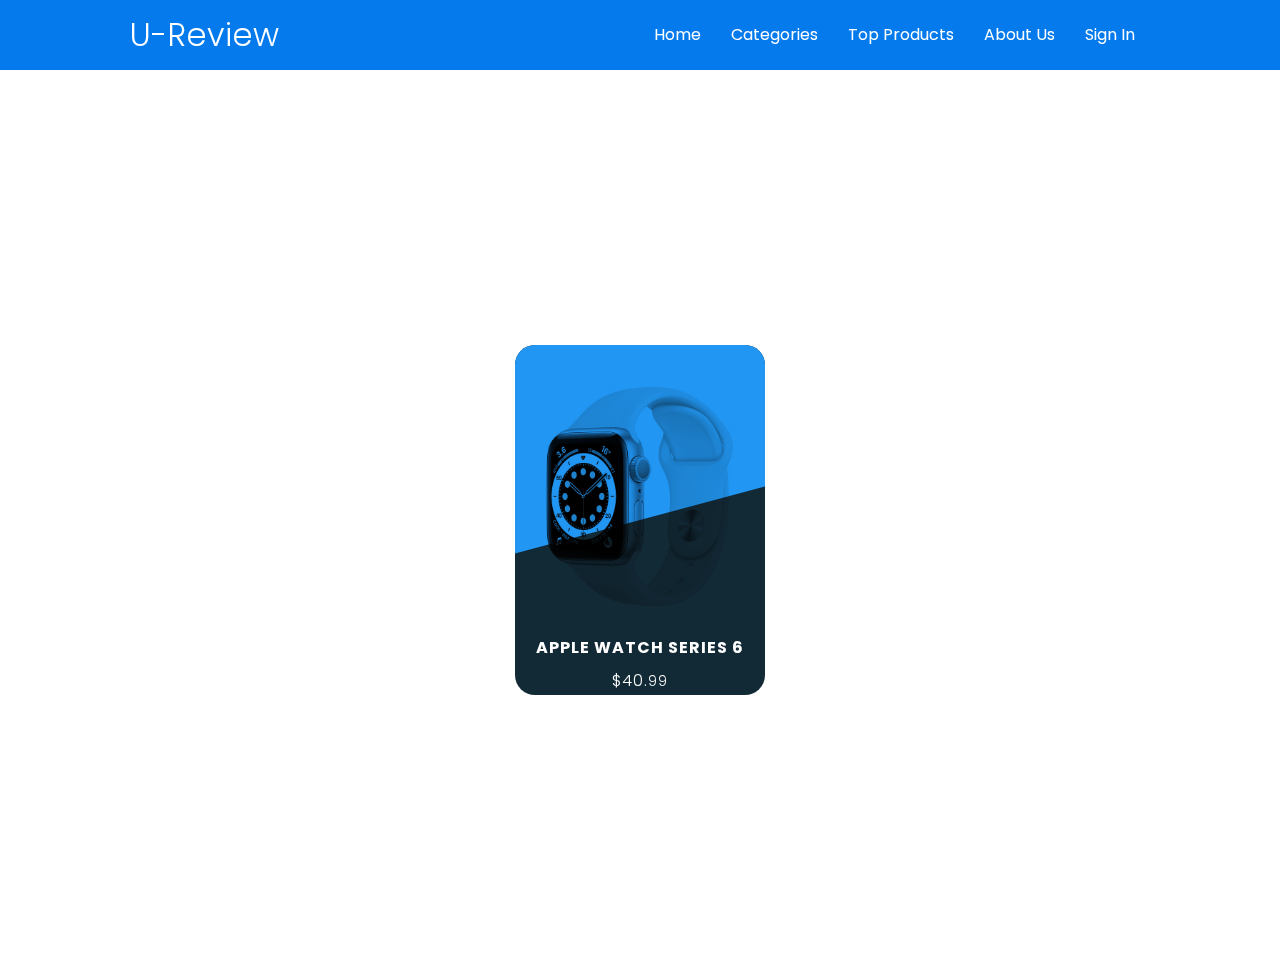
<file: index.html>
<!DOCTYPE html>
<html lang="en">
<head>
	<meta charset="utf-8">
	<meta name="viewport" content="width=device-width,initial-scale=1.0">
	<link rel="stylesheet" href="https://cdnjs.cloudflare.com/ajax/libs/font-awesome/5.15.1/css/all.min.css" integrity="sha512-+4zCK9k+qNFUR5X+cKL9EIR+ZOhtIloNl9GIKS57V1MyNsYpYcUrUeQc9vNfzsWfV28IaLL3i96P9sdNyeRssA==" crossorigin="anonymous" />
	<link rel="stylesheet" type="text/css" href="review.css">
	<title>U-Review | A place to find the best!</title>
</head>
<body>
	<!-- Navbar-->
	<div class="navbar">
		<div class="container flex">
			<h1 class="logo">U-Review</h1>
			<nav>
				<ul>
					<li><a href="index.html">Home</a></li>
					<li><a href="category.html">Categories</a></li>
					<li><a href="products.html">Top Products</a></li>
					<li><a href="about.html">About Us</a></li>
					<li><a href="signup/sign.html">Sign In</a></li>
					<!-- <li><a href="login.html">Login</a></li> -->

				</ul>
			</nav>
		</div>
	</div>
	<div class="container product">
		<div class="card">
			<div class="imgBx">
				<img src="images/iphone_watch.jpg">				
			</div>
			<div class="contentBx">
				<h3>Apple Watch Series 6</h3>
					<h2 class="price">$40.<small>99</small></h2>
					<a href="#" class="buy">Buy Now</a>
			</div>
		</div>		
		
		
	</div>
</body>
</html>
</file>
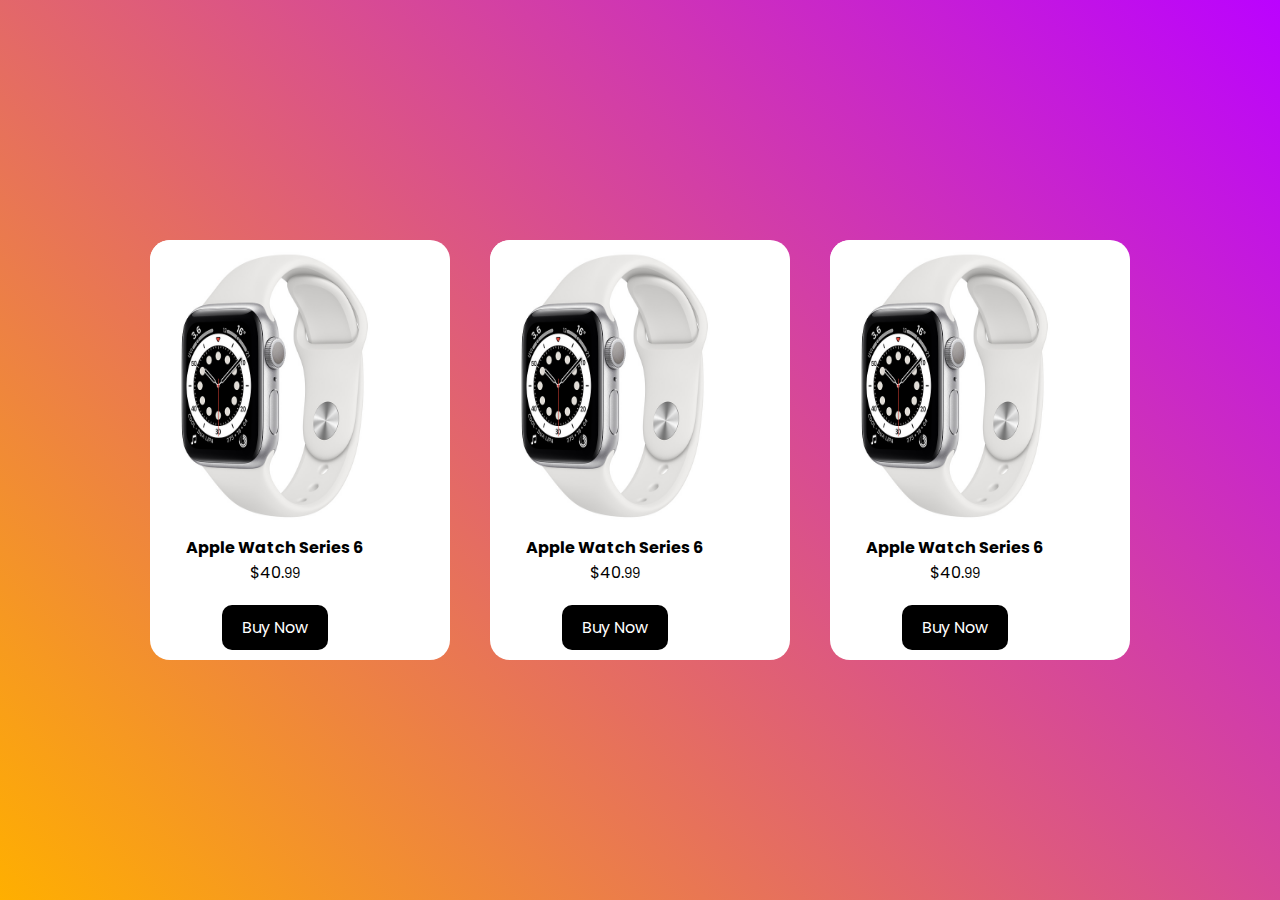
<file: ex.html>
<!DOCTYPE html>
<html lang="en">
<head>
	<meta charset="utf-8">
	<meta name="viewport" content="width=device-width,initial-scale=1.0">
	<link rel="stylesheet" href="https://cdnjs.cloudflare.com/ajax/libs/font-awesome/5.15.1/css/all.min.css" integrity="sha512-+4zCK9k+qNFUR5X+cKL9EIR+ZOhtIloNl9GIKS57V1MyNsYpYcUrUeQc9vNfzsWfV28IaLL3i96P9sdNyeRssA==" crossorigin="anonymous" />
	<link rel="stylesheet" type="text/css" href="ex.css">
	<title>Cards</title>
</head>
<body>
	<div class="container">
		<div class="card">
			<div class="front-card">
				<img src="images/iphone_watch.jpg">
				<h4>Apple Watch Series 6</h4>
				<p>$40.<small>99</small></p>
				<a href="#">Buy Now</a>
			</div>	
			<!-- <div class="back-card">
				<h4>Review:</h4>
				<p>It’s not a watch. It’s an experience. Awesome features and apps. Auto sync features. Totally thrilled!!!</p>
			</div>	 -->	
		</div>	
		<div class="card">
			<div class="front-card">
				<img src="images/iphone_watch.jpg">
				<h4>Apple Watch Series 6</h4>
				<p>$40.<small>99</small></p>
				<a href="#">Buy Now</a>
			</div>	
			<!-- <div class="back-card">
				<h4>Review:</h4>
				<p>It’s not a watch. It’s an experience. Awesome features and apps. Auto sync features. Totally thrilled!!!</p>
			</div>	 -->	
		</div>	
		<div class="card">
			<div class="front-card">
				<img src="images/iphone_watch.jpg">
				<h4>Apple Watch Series 6</h4>
				<p>$40.<small>99</small></p>
				<a href="#">Buy Now</a>
			</div>	
			<!-- <div class="back-card">
				<h4>Review:</h4>
				<p>It’s not a watch. It’s an experience. Awesome features and apps. Auto sync features. Totally thrilled!!!</p>
			</div>	 -->	
		</div>		
	</div>
</body>
</html>
</file>
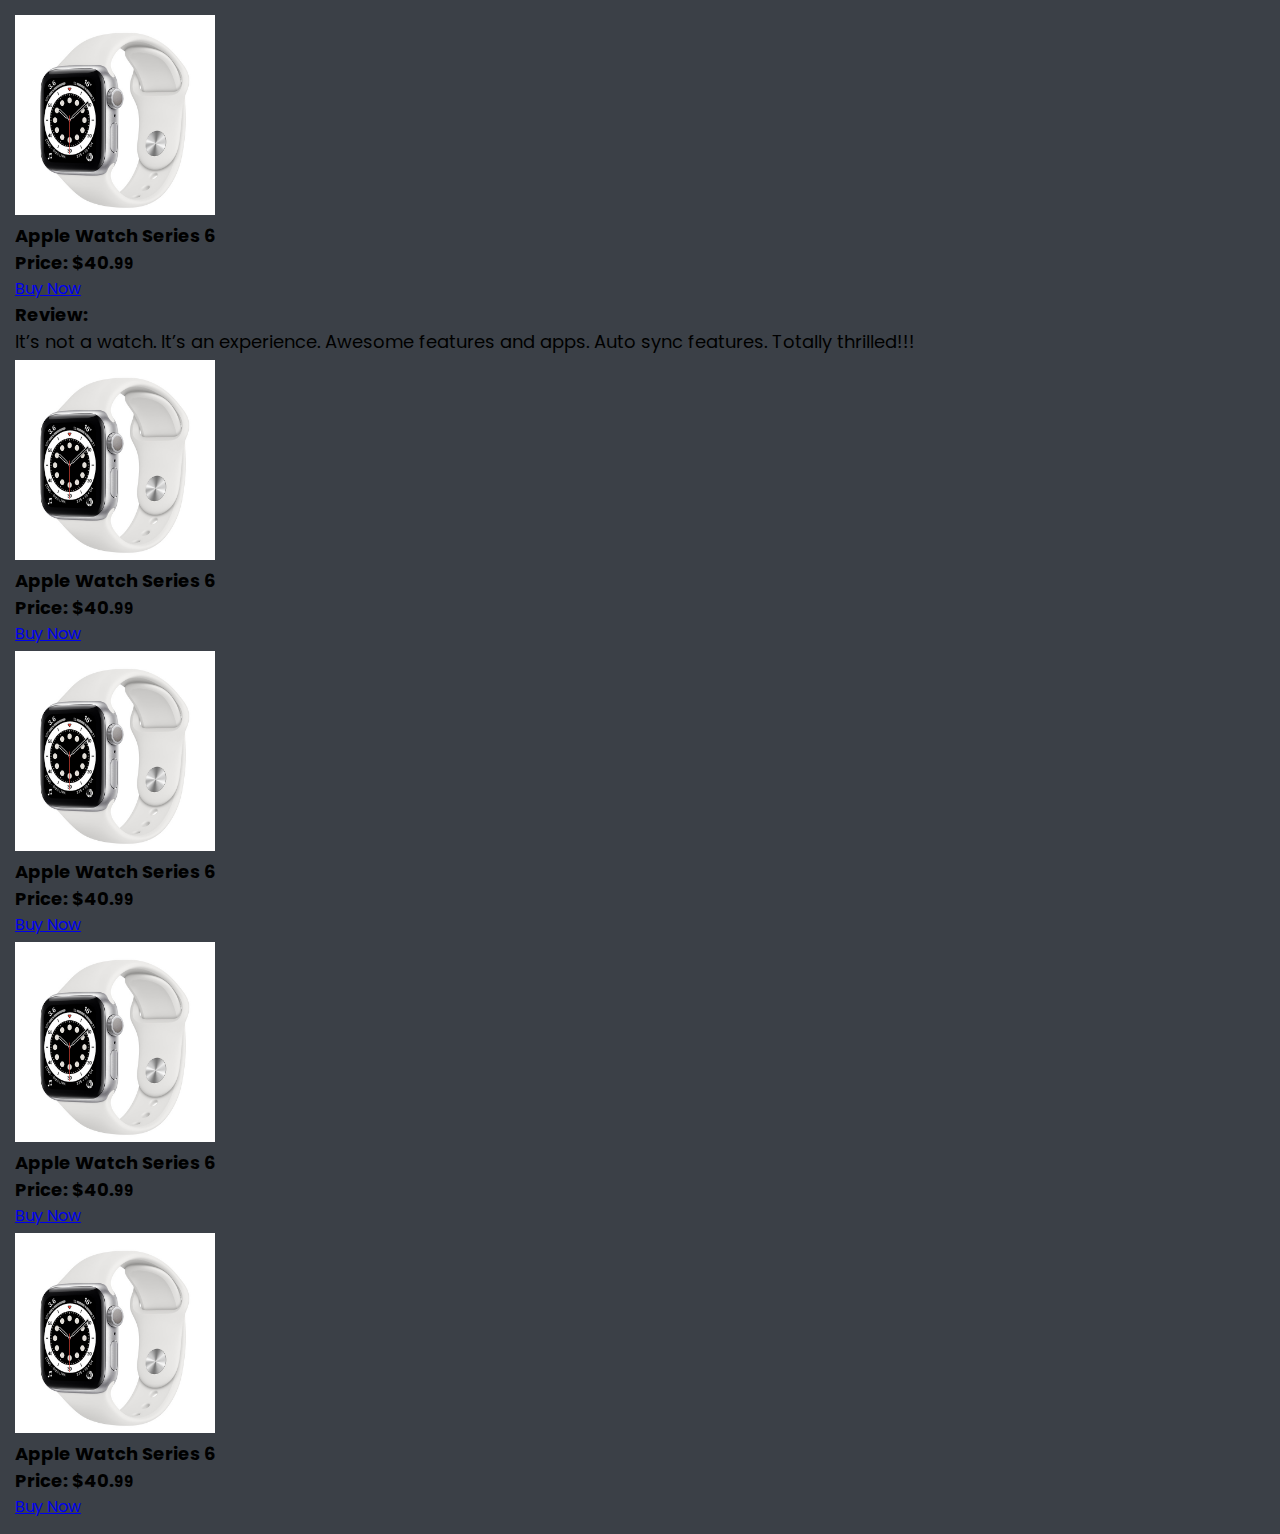
<file: rough.html>
<!DOCTYPE html>
<html>
<head>
	<title>cards</title>
	<meta charset="utf-8">
	<meta name="viewport" content="width=device-width,initial-scale=1.0">
	<link rel="stylesheet" href="https://cdnjs.cloudflare.com/ajax/libs/font-awesome/5.15.1/css/all.min.css" integrity="sha512-+4zCK9k+qNFUR5X+cKL9EIR+ZOhtIloNl9GIKS57V1MyNsYpYcUrUeQc9vNfzsWfV28IaLL3i96P9sdNyeRssA==" crossorigin="anonymous" />
	<link href="https://cdn.jsdelivr.net/npm/bootstrap@5.0.0-beta1/dist/css/bootstrap.min.css" rel="stylesheet" integrity="sha384-giJF6kkoqNQ00vy+HMDP7azOuL0xtbfIcaT9wjKHr8RbDVddVHyTfAAsrekwKmP1" crossorigin="anonymous">
	<link rel="stylesheet" type="text/css" href="rough.css">
</head>
<body>
	<div class="container">
	<div class="row">
  <div class="col-sm-3">
    <div class="card">
    	<div class ="front-card">
    		<img src="images/iphone_watch.jpg">
      		<div class="card-body text-center">
        		<h4 class="card-title">Apple Watch Series 6</h4>
        		<h6 class="price">Price: $40.<small>99</small></h6>
        		<a href="#" class="btn btn-primary" id="button">Buy Now</a>
      		</div>  		
  			<div class="back-card">
  				<h4>Review:</h4>
  				<p>It’s not a watch. It’s an experience. Awesome features and apps. Auto sync features. Totally thrilled!!!</p>  			
  			</div>
  		</div>
    </div>
  </div>
  <div class="col-sm-3">
    <div class="card">
    	<div class ="front-card">
    		<img src="images/iphone_watch.jpg">
      		<div class="card-body text-center">
        		<h4 class="card-title">Apple Watch Series 6</h4>
        		<h6 class="price">Price: $40.<small>99</small></h6>
        		<a href="#" class="btn btn-primary" id="button">Buy Now</a>
      		</div>
  		</div>
    </div>
  </div>
  <div class="col-sm-3">
    <div class="card">
    	<div class ="front-card">
    		<img src="images/iphone_watch.jpg">
      		<div class="card-body text-center">
        		<h4 class="card-title">Apple Watch Series 6</h4>
        		<h6 class="price">Price: $40.<small>99</small></h6>
        		<a href="#" class="btn btn-primary" id="button">Buy Now</a>
      		</div>
  		</div>
    </div>
  </div>
  <div class="col-sm-3">
    <div class="card">
    	<div class ="front-card">
    		<img src="images/iphone_watch.jpg">
      		<div class="card-body text-center">
        		<h4 class="card-title">Apple Watch Series 6</h4>
        		<h6 class="price">Price: $40.<small>99</small></h6>
        		<a href="#" class="btn btn-primary" id="button">Buy Now</a>
      		</div>
  		</div>
    </div>
  </div>
  <div class="col-sm-3">
    <div class="card">
    	<div class ="front-card">
    		<img src="images/iphone_watch.jpg">
      		<div class="card-body text-center">
        		<h4 class="card-title">Apple Watch Series 6</h4>
        		<h6 class="price">Price: $40.<small>99</small></h6>
        		<a href="#" class="btn btn-primary" id="button">Buy Now</a>
      		</div>
  		</div>
    </div>
  </div>
</div>
</div>
	<!--  <script src="https://cdn.jsdelivr.net/npm/bootstrap@5.0.0-beta1/dist/js/bootstrap.bundle.min.js" integrity="sha384-ygbV9kiqUc6oa4msXn9868pTtWMgiQaeYH7/t7LECLbyPA2x65Kgf80OJFdroafW" crossorigin="anonymous"></script> -->

</body>

</html>
</file>
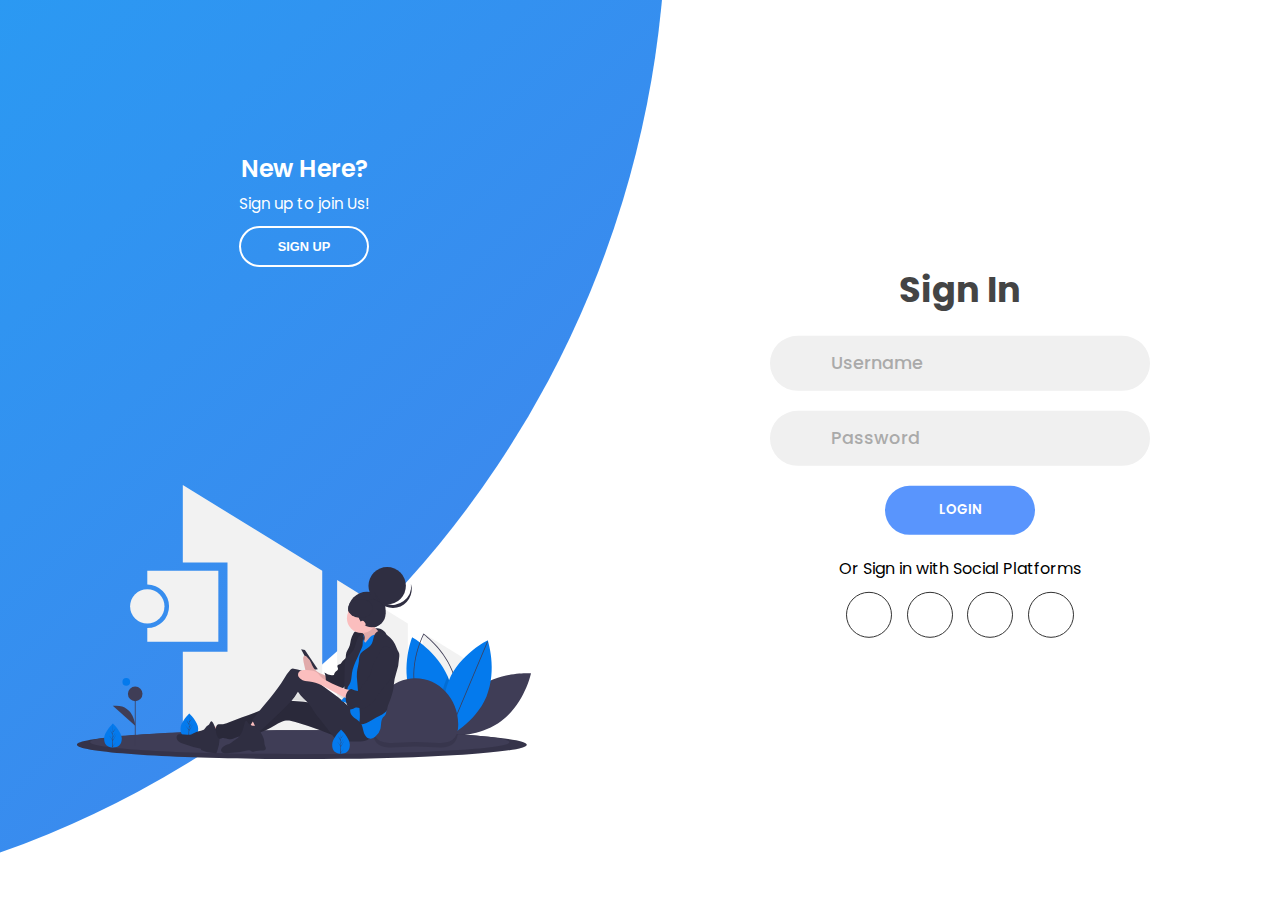
<file: signup/sign.html>
<!DOCTYPE html>
<html>
    <head>
        <meta charset="UTF-8">
        <meta name="viewport" content="width=device-width, initial-scale=1.0">
        <link rel="stylesheet" href="https://cdnjs.cloudflare.com/ajax/libs/font-awesome/5.15.1/css/all.min.css" integrity="sha512-+4zCK9k+qNFUR5X+cKL9EIR+ZOhtIloNl9GIKS57V1MyNsYpYcUrUeQc9vNfzsWfV28IaLL3i96P9sdNyeRssA==" crossorigin="anonymous" />
        <link rel="stylesheet" href="style.css">
        <title>Sign Up & Sign In</title>
    </head>
<body>
    <div class="container">
        <div class="forms-container">
            <div class="signup-signin">
                <form action="" class="sign-in-form">
                    <h2 class="title">Sign In</h2>
                    <div class="input-field">
                        <i class="fas fa-user"></i>
                        <input type="text" placeholder="Username">                        
                    </div>
                    <div class="input-field">
                        <i class="fas fa-lock"></i>
                        <input type="password" placeholder="Password">                        
                    </div>
                    <input type="submit" value="Login" class="btn solid">
                    <p class="social-text">Or Sign in with Social Platforms</p>
                    <div class="social-media">
                        <a href="#" class="social-icon">
                            <i class="fab fa-facebook-f"></i>
                        </a>
                        <a href="#" class="social-icon">
                            <i class="fab fa-twitter"></i>
                        </a>
                        <a href="#" class="social-icon">
                            <i class="fab fa-google"></i>
                        </a>
                        <a href="#" class="social-icon">
                            <i class="fab fa-linkedin-in"></i>
                        </a>
                    </div>
                </form>
                <form action="" class="sign-up-form">
                    <h2 class="title">Sign Up</h2>
                    <div class="input-field">
                        <i class="fas fa-user"></i>
                        <input type="text" placeholder="Username">                        
                    </div>
                    <div class="input-field">
                        <i class="fas fa-envelope"></i>
                        <input type="text" placeholder="Email">                        
                    </div>
                    <div class="input-field">
                        <i class="fas fa-lock"></i>
                        <input type="password" placeholder="Password">                        
                    </div>
                    <input type="submit" value="Sign Up" class="btn solid">
                    <p class="social-text">Or Sign up with Social Platforms</p>
                    <div class="social-media">
                        <a href="#" class="social-icon">
                            <i class="fab fa-facebook-f"></i>
                        </a>
                        <a href="#" class="social-icon">
                            <i class="fab fa-twitter"></i>
                        </a>
                        <a href="#" class="social-icon">
                            <i class="fab fa-google"></i>
                        </a>
                        <a href="#" class="social-icon">
                            <i class="fab fa-linkedin-in"></i>
                        </a>
                    </div>
                </form>
            </div>
        </div>

        <div class="panels-container">
            <div class="panel left-panel">
                <div class="content">
                    <h3>New Here?</h3>
                    <p>Sign up to join Us!</p>
                    <button class="btn transparent" id="sign-up-btn">Sign Up</button>
                </div>
                <img src="img/login.svg" class="image" alt=""/>
            </div>

            <div class="panel right-panel">
                <div class="content">
                    <h3>One of US?</h3>
                    <p>Sign in right away!</p>
                    <button class="btn transparent" id="sign-in-btn">Sign In</button>
                </div>
                <img src="img/register.svg" class="image" alt=""/>
            </div>
        </div>
    </div>

<script src="app.js"></script>

</body>
</html>
</file>
<file: review.css>
/* @import url('https://fonts.googleapis.com/css2?family=Lato:wght@300&display=swap'); */
@import url("https://fonts.googleapis.com/css2?family=Poppins:wght@200;300;400;500;600;700;800&display=swap");

* {
    box-sizing: border-box;
    padding: 0;
    margin: 0;
}

body {
    /* font-family: 'Lato',sans-serif; */
    font-family: 'Poppins', sans-serif;
    color: #333;
    line-height: 1.6;
    /*display: flex;
    justify-content: center;
    align-items: center;
    min-height: 100vh;*/
}

ul {
    list-style-type: none;
}

a {
    text-decoration: none;
    color: #333;
}

h1,h2 {
    font-weight: 300;
    line-height: 1.2;
    margin: 10px 0;
}

p  {
    margin: 10px 0;
}

img {
    width: 100%;
}

.navbar {
    background-color: #047aed;
    color: #fff;
    height: 70px;
}

.navbar ul {
    display: flex;
}

.navbar a {
    color: #fff;
    padding: 10px;
    margin: 0 5px;
}

.navbar a:hover {
    border-bottom: 2px #fff solid;
}

.navbar .flex{
    justify-content: space-between;
}

.container {
    max-width: 1100px;
    margin: 0 auto;
    overflow: auto;
    padding: 0 40px;
}

.flex {
    display: flex;
    justify-content: center;
    align-items: center;
    height: 100%;
}

.product {
	display: flex;
    justify-content: center;
    align-items: center;
    min-height: 100vh;
}

.card {
	position: absolute;
	width: 250px;
	height: 350px;
	border-radius: 20px;
	overflow: hidden;
	background-color: #122936;

}

.card::before {
	content: '';
	position: absolute;
	top: -50%;
	width: 100%;
	height: 100%;
	background-color: #2196f3;
	transform: skewY(345deg);
	transition: 0.5s;
}

.card:hover::before{
	transform: skewY(390deg);
}

.card::after{
	content:'';
	position: absolute;
	bottom: 0;
	left: 0;
	font-weight: 600;
	font-size: 8em;
	color: rgba(0,0,0,0.1);
}

.card .imgBx{
	position: relative;
	mix-blend-mode: multiply;
	width: 100%;
	display: flex;
	justify-content: center;
	align-items: center;
	padding-top:20px;
	z-index: 1; 
}

.card .imgBx img{
	max-width: 100%;
	transition: 0.5s;
}

.card:hover .imgBx img{
	max-width: 50%;
}


.card .contentBx{
	position: relative;
	padding: 20px;
	display: flex;
	justify-content: center;
	align-items: center;
	flex-direction: column;
	z-index: 1;
}

.card .contentBx h3{
	color: #fff;
	font-size: 16px;
	font-weight: 400px;
	text-transform: uppercase;
	letter-spacing: 1px;
}

.card .contentBx .price{
	color: #fff;
	font-size: 16px;
	font-weight: 400px;
	letter-spacing: 1px;
}

.card .contentBx .buy{
	position: relative;
	top: 200px;
	opacity: 0;
	padding: 10px 30px;
	margin-top: 15px;
	color: #fff;
	text-decoration: none;
	text-transform: uppercase;
	background-color: #2196f3;
	border-radius: 30px;
	letter-spacing: 1px;
	transition: 0.5s;
}

.card:hover .contentBx .buy{
	top: 0;
	opacity: 1;
}
</file>
<file: ex.css>
@import url("https://fonts.googleapis.com/css2?family=Poppins:wght@200;300;400;500;600;700;800&display=swap");

*{
	padding: 0;
	margin: 0;
	box-sizing: border-box;
	font-family: "Poppins", sans-serif;
}

body{
	display: flex;
	justify-content: center;
	align-items: center;
	min-height: 100vh;
	background: linear-gradient(45deg, #ffaf00, #bb02ff);
	/*color: #fff;*/
}

.container{
	position: relative;
	width: 1100px;
	display: flex;
	justify-content: center;
	align-items: center;
	flex-wrap: wrap;
}

/*.card:hover .front-card{
	transform: rotateY(180deg);
}*/

img{
	width: 250px;
	height: 300px;
}

.card{
	position: relative;
	width: 100%;
	height: 100vh;
	transform-style: preserve-3d;
	transition: 2s ease-in-out;
}

.container .card{
	position: relative;
	width: 300px;
	height: 420px;
	background: #fff;
	margin: 20px;
	border-radius: 20px;
	overflow: hidden;
}

.container .card .front-card{
	position: absolute;
	bottom: 10px;
	page-break-after: 20px;
	text-align: center;
}

.container .card .front-card a{
	position: relative;
	display: inline-block;
	background-color: black;
	padding: 10px 20px;
	border-radius: 10px;
	text-decoration: none;
	color: #fff;
	margin-top: 20px;
}
</file>
<file: rough.css>
@import url("https://fonts.googleapis.com/css2?family=Poppins:wght@200;300;400;500;600;700;800&display=swap");

*{
    padding: 0;
    margin: 0;
    box-sizing: border-box;
}

body {
	padding: 10px;
	display: flex;
	background-color: #3B4047;
	font-family: 'Poppins', sans-serif;
}

h4,h6,p{
	font-size: 18px;
}

img{
	height: 200px;
	width: 200px;
}

.card{
	border-radius: 20px;
	margin: 5px;
	perspective: 1000px;
}

.front-card{
	margin-left: auto; /* centering the content we use margin-left and margin-right */
	margin-right: auto;
	position: relative;
	overflow: hidden;
	transition: transform 0.5s; /*flip the card */
	transform-style: preserve-3d; /*if we remove this, the front and back will have the same content */
}
</file>
<file: signup/style.css>
@import url("https://fonts.googleapis.com/css2?family=Poppins:wght@200;300;400;500;600;700;800&display=swap");

*{
    padding: 0;
    margin: 0;
    box-sizing: border-box;
}

body, input{
    font-family: 'Poppins', sans-serif;
}

.container{
    position: relative;
    width: 100%;
    min-height: 100vh;
    background-color: #fff;
    overflow: hidden;
}

/* Left Blue background for Sign In */
/* To bring two panels over forms container, we use z-index */
.container::before{
    content: '';
    position: absolute;
    width: 2000px;
    height: 2000px;
    border-radius: 50%;
    background: linear-gradient(-45deg, #4481eb,#04befe);
    top: -10%;
    right: 48%;
    transform: translateY(-50%);
    z-index: 6;
    transition: 1.8s ease-in-out;
}

/* Hide this and the side scrollbar wont show up! */
.forms-container{
    position: absolute;
    width: 100%;
    height: 100%;
    top: 0;
    left: 0;
}

.signup-signin{
    position: absolute;
    top: 50%;
    left: 75%;
    transform: translate(-50%, -50%);
    width: 50%;
    padding: 0 5rem;
    overflow: hidden;
    display: grid;
    grid-template-columns: 1fr;
    z-index: 5;
    transition: 1s 0.7s ease-in-out;
}


form{
    display: flex;
    align-items: center;
    justify-content: center;
    flex-direction: column;
    /* padding: 0 5rem;
    overflow: hidden; */
    grid-column: 1 / 2;
    grid-row: 1 / 2;
    transition: 0.2s 0.7s ease-in-out;
}

/* Hiding of one form from another */

form.sign-in-form{
    z-index: 2;
}

form.sign-up-form{
    z-index: 1;
    opacity: 0;
}

.title{
    font-size: 2.2rem;
    color: #444444;
    margin-bottom: 10px;
}

.input-field{
        max-width: 380px;
        width: 100%;
        height: 55px;
        background-color: #f0f0f0;
        margin: 10px 0;
        border-radius: 55px;
        display: grid;
        grid-template-columns: 15% 85%;
        padding: 0 .4rem;
}

.input-field i{
    text-align: center;
    line-height: 55px;
    color: #acacac;
    font-size: 1.1rem;
}

.input-field input{
    background: none;
    outline: none;
    border: none;
    line-height: 1;
    font-weight: 600;
    font-size: 1.1rem;
    color: #333;
}

.input-field input::placeholder{
    color: #aaa;
    font-weight: 500;
}

.btn{
    width: 150px;
    height: 49px;
    border: none;
    outline: none;
    border-radius: 49px;
    cursor: pointer;
    background-color: #5995fd;
    color: #fff;
    text-transform: uppercase;
    font-weight: 600;
    margin: 10px 0;
    transition: .5s;
}

.btn:hover{
    background-color: #4d84e2;
}

.social-text{
    padding: .7rem 0;
    font-size: 1rem;
}

.social-media{
    display: flex;
    justify-content: center;
}

.social-icon{
    height: 46px;
    width: 46px;
    border: 1px solid #333;
    margin: 0 0.45rem;
    display: flex;
    justify-content: center;
    align-items: center;
    text-decoration: none;
    color: #333;
    font-size: 1.1rem;
    border-radius: 50%;
    transition: 0.3s;
}

.social-icon:hover{
    color: #4481eb;
    border-color:  #4481eb;
}

.panels-container{
    position: absolute;
    width: 100%;
    height: 100%;
    top: 0;
    left: 0;
    display: grid;
    grid-template-columns: repeat(2, 1fr);
}

 .panel{
    display: flex;
    flex-direction: column;
    justify-content: space-around;
    text-align: center;
    z-index: 7;
    /* align-items: flex-end; */
}

.left-panel{
    pointer-events: all;
    padding: 3rem 17% 2rem 12%;
}

 .right-panel{
     pointer-events: none;
     padding: 3rem 12% 2rem 17%;
}   

.panel .content{
    color: #fff;
    transition: .9s .6s ease-in-out;
}

.panel h3{
    font-weight: 600;
    line-height: 1;
    font-size: 1.5rem;
}

.panel p{
    font-size: 0.95rem;
    padding: 0.7rem 0;
}

.btn.transparent{
    margin: 0;
    background: none;
    border: 2px solid #fff;
    width: 130px;
    height: 41px;
    font-weight: 600;
    font-size: 0.8rem;
}

img{
    width: 100%;
    transition: 1.1s .4s ease-in-out;
}

.right-panel .content, .right-panel .image{
    transform: translateX(800px);
}

/* ANIMATION */

.container.sign-up-mode:before{
    transform: translate(100%, -50%);
    right: 52%;
}

.container.sign-up-mode .left-panel .image,
.container.sign-up-mode .left-panel .content{
    transform: translateX(-800px);
}

.container.sign-up-mode .right-panel .content,
.container.sign-up-mode .right-panel .image{
    transform: translateX(0px);
}

.container.sign-up-mode .left-panel{
    pointer-events: none;
}

.container.sign-up-mode .right-panel{
    pointer-events: all;
}

.container.sign-up-mode .signup-signin{
    left: 25%;
}

/* This is used to bring Sign up image and Sign in form */

.container.sign-up-mode form.sign-in-form{
    z-index: 1;
    opacity: 0;
}

/* This is used to bring Sign up form and Sign in image */

.container.sign-up-mode form.sign-up-form{
    z-index: 2;
    opacity: 1;
}

/* media query for getting responsiveness in all devices */

@media (max-width: 870px){
    .container{
        min-height: 800px;
        height: 100vh;
    }

    .container:before{
        /* display: none; */
        width: 1500px;
        height: 1500px;
        left: 30%;
        bottom: 68%;
        transform: translateX(-50%);
        right: initial;
        top: initial;
        transition: 2s ease-in-out;
    }

    .signup-signin{
        width: 100%;
        left: 50%;
        top: 95%;
        transform: translate(-50%, -100%);
        transition: 1s 0.8s ease-in-out;
    }

    .panels-container{
        grid-template-columns: 1fr;
        grid-template-rows: 1fr 2fr 1fr;
    }

    .panel{
        flex-direction: row;
        justify-content: space-around;
        align-items: center;
        padding: 2.5rem 8%;
    }

    .panel .content{
        padding-right: 15%;
        transition: 0.9s 0.8s ease-in-out;
    }

    .panel h3{
        font-size: 1.2rem;
    }

    .panel p{
        font-size: 0.7rem;
        padding: 0.5rem 0;
    }

    .btn.transparent{
        width: 110px;
        height: 35px;
        font-size: 0.7rem;
    }

    .image{
        width: 200px;
        transition: 0.9s 0.6s ease-in-out;
    }

    /* creating 3 rows and assigning left panel in first row right panel into third row  */
    .left-panel{
        grid-row: 1 / 2;
    }

    .right-panel{
        grid-row: 3 / 4;
    }

    .right-panel .content, .right-panel .image{
        transform: translateY(300px);
    }

    .container.sign-up-mode:before{
        transform: translate(-50%, 100%);
        bottom: 32%;
        right: initial;
    }

    .container.sign-up-mode .left-panel .image,
    .container.sign-up-mode .left-panel .content{
        transform: translateY(-300px);
    }

    .container.sign-up-mode .signup-signin{
        top: 5%;
        transform: translate(-50%, 0);
        left: 50%;
    }

    @media (max-width: 570px){
        form{
            padding: 0 1.5rem;
        }

        .image{
            display: none;
        }

        .panel .content{
            padding: 0.5rem 1rem;
        }

        .container:before{
            bottom: 72%;
            left: 50%;
        }

        .container.sign-up-mode:before{
            bottom: 28%;
            left: 50%;
        }
    }
}
</file>
